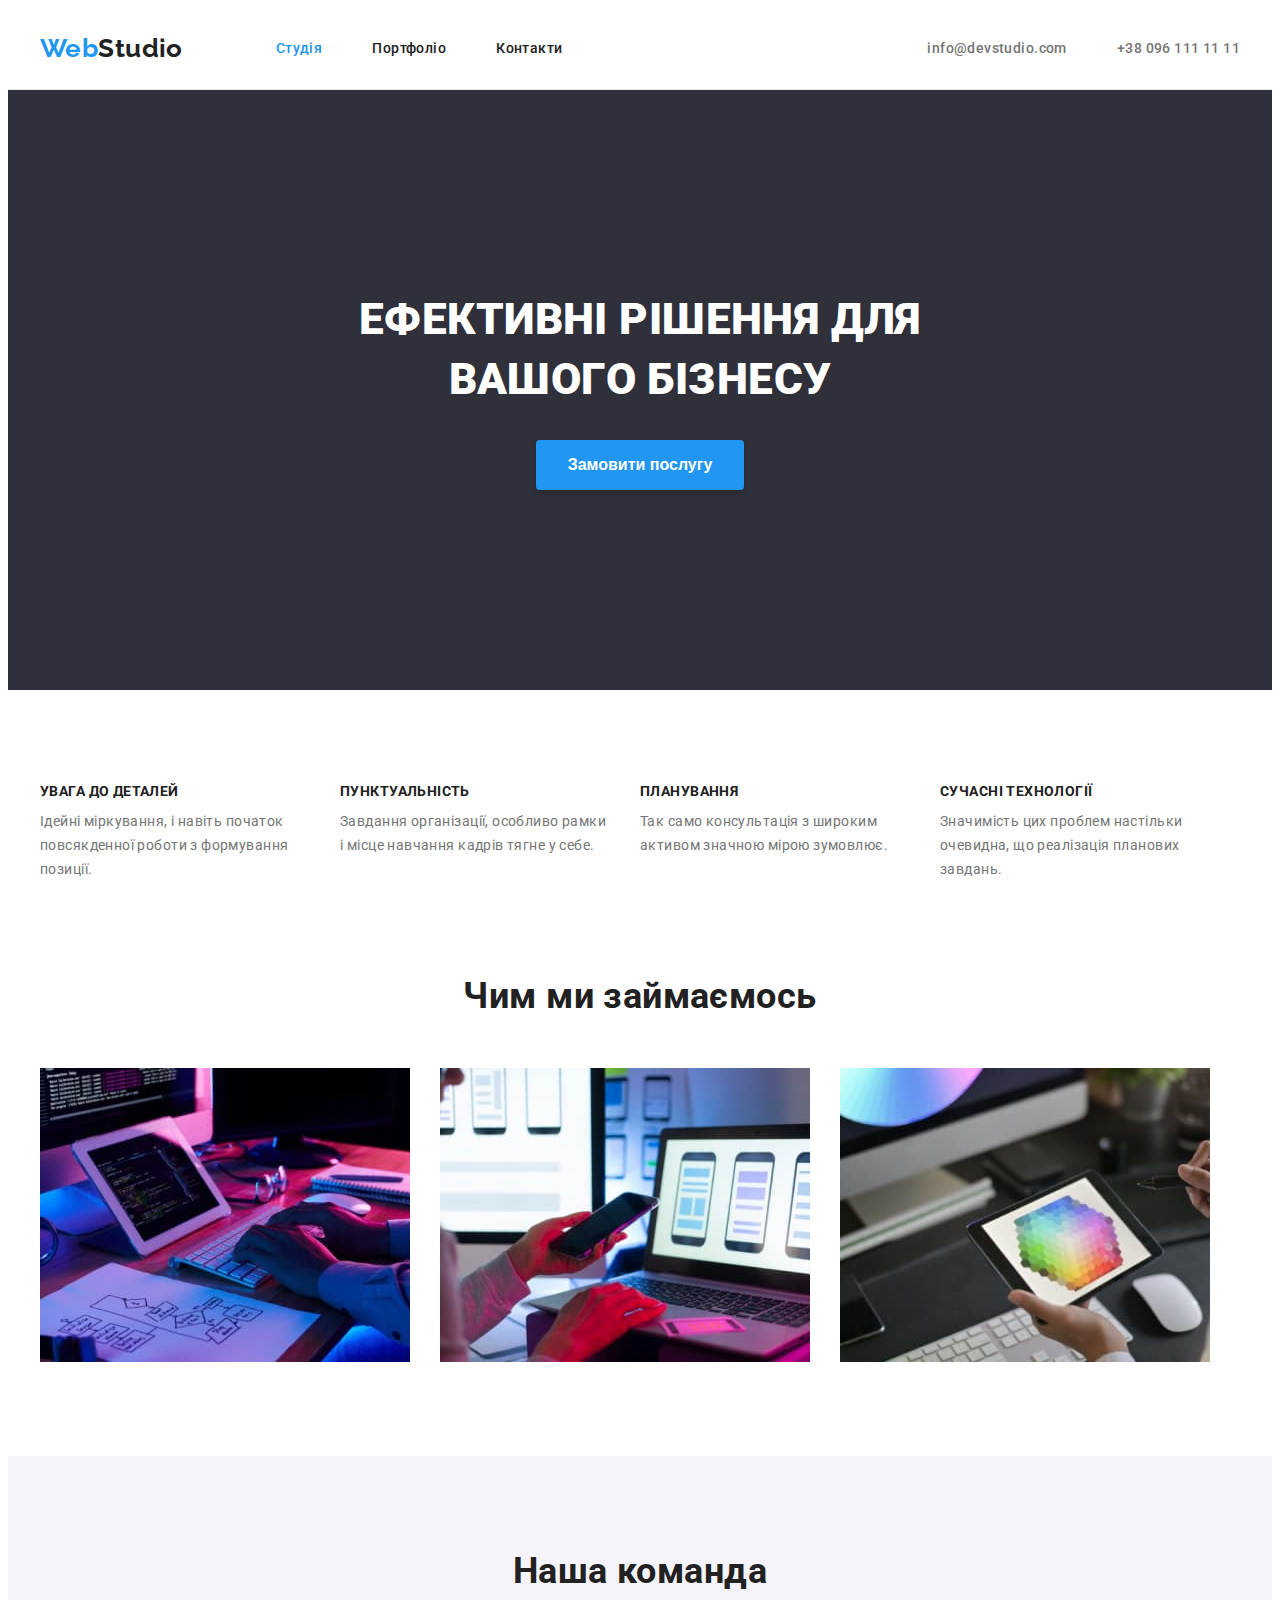
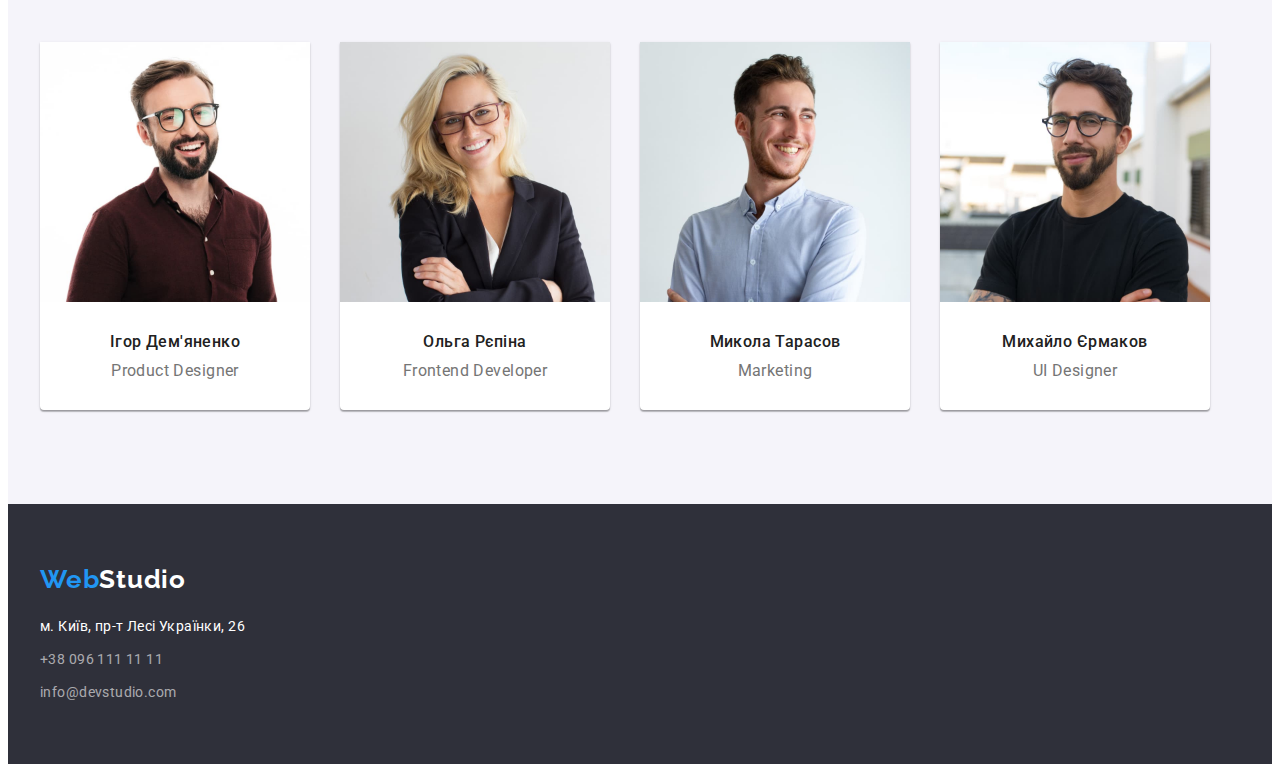
<file: index.html>
<!DOCTYPE html>
<html lang="uk">
  <head>
    <meta charset="UTF-8" />
    <meta http-equiv="X-UA-Compatible" content="IE=edge" />
    <meta name="viewport" content="width=device-width, initial-scale=1.0" />
    <title>Студія</title>
    <link rel="preconnect" href="https://fonts.googleapis.com" />
    <link rel="preconnect" href="https://fonts.gstatic.com" crossorigin />
    <link
      href="https://fonts.googleapis.com/css2?family=Raleway:wght@700&family=Roboto:wght@400;500;700;900&display=swap"
      rel="stylesheet"
    />
    <link
      rel="stylesheet"
      href="https://cdnjs.cloudflare.com/ajax/libs/modern-normalize/1.1.0/modern-normalize.min.css"
      integrity="sha512-wpPYUAdjBVSE4KJnH1VR1HeZfpl1ub8YT/NKx4PuQ5NmX2tKuGu6U/JRp5y+Y8XG2tV+wKQpNHVUX03MfMFn9Q=="
      crossorigin="anonymous"
      referrerpolicy="no-referrer"
    />
    <link rel="stylesheet" href="./css/styles.css" />
  </head>
  <body>
    <!-- Навігація -->

    <header class="header">
      <div class="container">
        <nav>
          <a href="./index.html" lang="en">
            <span class="logo-web">Web</span
            ><span class="logo-studio">Studio</span>
          </a>
          <ul class="header-list-nav">
            <li class="nav-list-item">
              <a href="./index.html" class="nav-list list-activ">Студія</a>
            </li>
            <li class="nav-list-item">
              <a href="./portfolio.html" class="nav-list">Портфоліо</a>
            </li>
            <li class="nav-list-item">
              <a href="#" class="nav-list">Контакти</a>
            </li>
          </ul>
        </nav>
        <ul class="header-list-contact">
          <li>
            <a href="mailto:info@devstudio.com" class="email"
              >info@devstudio.com</a
            >
          </li>
          <li>
            <a href="tel:+380961111111" class="contact-phone-number"
              >+38 096 111 11 11</a
            >
          </li>
        </ul>
      </div>
    </header>

    <!-- Мейн -->

    <main>
      <section class="section-slogan section">
        <div class="container">
          <h1 class="slogan">Ефективні рішення для вашого бізнесу</h1>
          <button type="button" class="studio-button">Замовити послугу</button>
        </div>
      </section>

      <section class="qualities section">
        <div class="container">
          <h2 class="visually-hidden">Про нас</h2>
          <ul class="qualities-list">
            <li class="qualities-item">
              <h3 class="qualities-titles">УВАГА ДО ДЕТАЛЕЙ</h3>
              <p class="qualities-text">
                Ідейні міркування, і навіть початок повсякденної роботи з
                формування позиції.
              </p>
            </li>
            <li class="qualities-item">
              <h3 class="qualities-titles">ПУНКТУАЛЬНІСТЬ</h3>
              <p class="qualities-text">
                Завдання організації, особливо рамки і місце навчання кадрів
                тягне у себе.
              </p>
            </li>
            <li class="qualities-item">
              <h3 class="qualities-titles">ПЛАНУВАННЯ</h3>
              <p class="qualities-text">
                Так само консультація з широким активом значною мірою зумовлює.
              </p>
            </li>
            <li class="qualities-item">
              <h3 class="qualities-titles">СУЧАСНІ ТЕХНОЛОГІЇ</h3>
              <p class="qualities-text">
                Значимість цих проблем настільки очевидна, що реалізація
                планових завдань.
              </p>
            </li>
          </ul>
        </div>
      </section>

      <section class="work section">
        <div class="container">
          <h2 class="section-title">Чим ми займаємось</h2>
          <ul class="work-list">
            <li class="work-item">
              <img
                src="./images/work-imges/work1.jpg"
                alt="Людина працює за комп'ютером"
                width="370"
                height="294"
              />
            </li>
            <li class="work-item">
              <img
                src="./images/work-imges/work2.jpg"
                alt="Людина працює за ноутбуком"
                width="370"
                height="294"
              />
            </li>
            <li class="work-item">
              <img
                src="./images/work-imges/work3.jpg"
                alt="Людина працює за планшетом"
                width="370"
                height="294"
              />
            </li>
          </ul>
        </div>
      </section>

      <section class="command section">
        <div class="container">
          <h2 class="section-title">Наша команда</h2>
          <ul class="command-member">
            <li class="member">
              <img
                src="./images/our-team/team1.jpg"
                alt="Усміхнений хлопець в окулярах"
                width="270"
                height="260"
              />
              <h3 class="command-name">Ігор Дем'яненко</h3>
              <p lang="en" class="command-position">Product Designer</p>
            </li>
            <li class="member">
              <img
                src="./images/our-team/team2.jpg"
                alt="Усміхнена дівчина в окулярах"
                width="270"
                height="260"
              />
              <h3 class="command-name">Ольга Рєпіна</h3>
              <p lang="en" class="command-position">Frontend Developer</p>
            </li>
            <li class="member">
              <img
                src="./images/our-team/team3.jpg"
                alt="Усміхнений хлопець"
                width="270"
                height="260"
              />
              <h3 class="command-name">Микола Тарасов</h3>
              <p lang="en" class="command-position">Marketing</p>
            </li>
            <li class="member">
              <img
                src="./images/our-team/team4.jpg"
                alt="Усміхнений хлопець в окулярах"
                width="270"
                height="260"
              />
              <h3 class="command-name">Михайло Єрмаков</h3>
              <p lang="en" class="command-position">UI Designer</p>
            </li>
          </ul>
        </div>
      </section>
    </main>

    <!-- Підвал -->

    <footer class="footer">
      <div class="container">
        <a href="./index.html" lang="en">
          <span class="logo-web-futer">Web</span
          ><span class="logo-studio-futer">Studio</span>
        </a>
        <address class="address">
          <ul>
            <li>
              <a
                href="https://goo.gl/maps/JuEFJh2b2sqcsXj18"
                target="_blank"
                rel="noopener noreferrer"
                class="map"
                >м. Київ, пр-т Лесі Українки, 26</a
              >
            </li>
            <li>
              <a href="tel:+380961111111" class="contact-phone-number-futer"
                >+38 096 111 11 11</a
              >
            </li>
            <li>
              <a href="mailto:info@devstudio.com" class="email-futer"
                >info@devstudio.com</a
              >
            </li>
          </ul>
        </address>
      </div>
    </footer>
  </body>
</html>
</file>
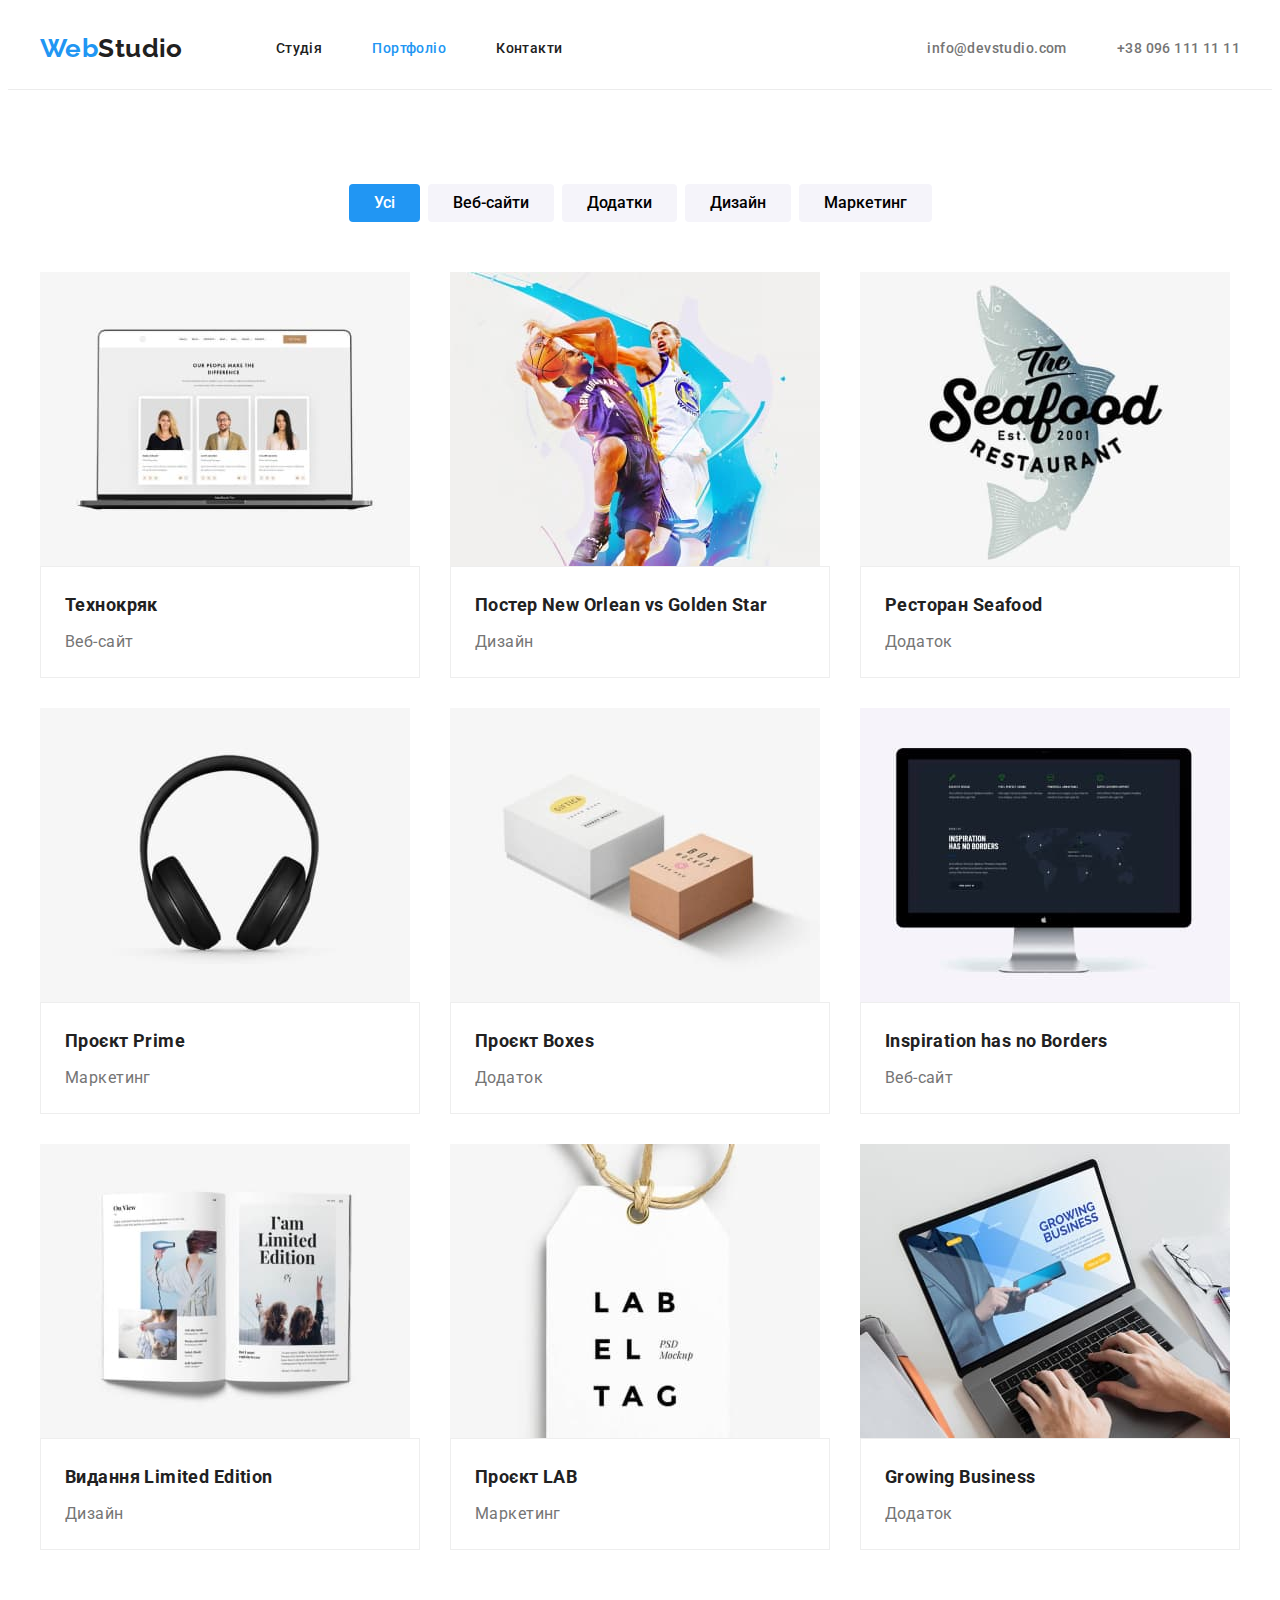
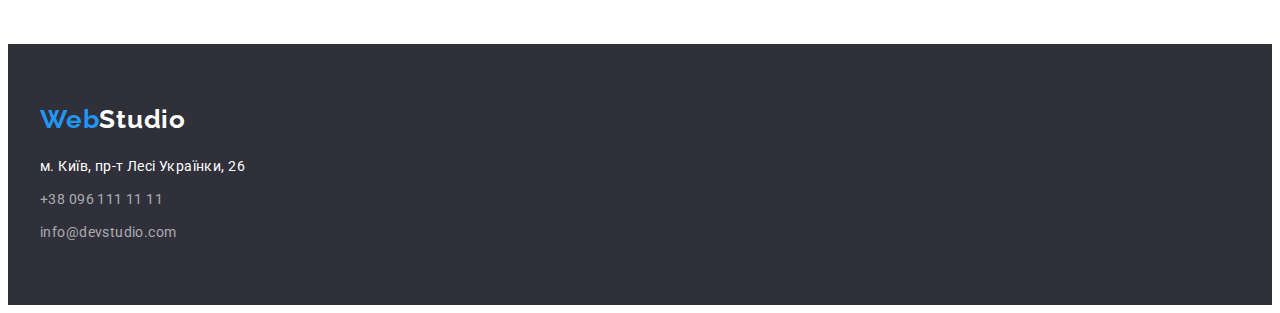
<file: portfolio.html>
<!DOCTYPE html>
<html lang="uk">
  <head>
    <meta charset="UTF-8" />
    <meta http-equiv="X-UA-Compatible" content="IE=edge" />
    <meta name="viewport" content="width=device-width, initial-scale=1.0" />
    <title>Портфоліо</title>
    <link rel="preconnect" href="https://fonts.googleapis.com" />
    <link rel="preconnect" href="https://fonts.gstatic.com" crossorigin />
    <link
      href="https://fonts.googleapis.com/css2?family=Raleway:wght@700&family=Roboto:wght@400;500;700;900&display=swap"
      rel="stylesheet"
    />
    <link
      rel="stylesheet"
      href="https://cdnjs.cloudflare.com/ajax/libs/modern-normalize/1.1.0/modern-normalize.min.css"
      integrity="sha512-wpPYUAdjBVSE4KJnH1VR1HeZfpl1ub8YT/NKx4PuQ5NmX2tKuGu6U/JRp5y+Y8XG2tV+wKQpNHVUX03MfMFn9Q=="
      crossorigin="anonymous"
      referrerpolicy="no-referrer"
    />
    <link rel="stylesheet" href="./css/styles.css" />
  </head>
  <body>
    <!-- Навігація -->
    <header class="header">
      <div class="container">
        <nav>
          <a href="./index.html" lang="en">
            <span class="logo-web">Web</span
            ><span class="logo-studio">Studio</span>
          </a>
          <ul class="header-list-nav">
            <li class="nav-list-item">
              <a href="./index.html" class="nav-list">Студія</a>
            </li>
            <li class="nav-list-item">
              <a href="./portfolio.html" class="nav-list list-activ"
                >Портфоліо</a
              >
            </li>
            <li class="nav-list-item">
              <a href="#" class="nav-list">Контакти</a>
            </li>
          </ul>
        </nav>
        <ul class="header-list-contact">
          <li>
            <a href="mailto:info@devstudio.com" class="email"
              >info@devstudio.com</a
            >
          </li>
          <li>
            <a href="tel:+380961111111" class="contact-phone-number"
              >+38 096 111 11 11</a
            >
          </li>
        </ul>
      </div>
    </header>
    <!-- Мейн -->
    <main>
      <section class="section">
        <div class="container">
          <h1 lang="en" class="visually-hidden">>Portfolio</h1>
          <ul class="button-list">
            <li class="button-item">
              <button
                type="button"
                class="portfolio-button portfolio-button-all"
              >
                Усі
              </button>
            </li>
            <li class="button-item">
              <button type="button" class="portfolio-button">Веб-сайти</button>
            </li>
            <li class="button-item">
              <button type="button" class="portfolio-button">Додатки</button>
            </li>
            <li class="button-item">
              <button type="button" class="portfolio-button">Дизайн</button>
            </li>
            <li class="button-item">
              <button type="button" class="portfolio-button">Маркетинг</button>
            </li>
          </ul>
          <ul class="project-list">
            <li class="project-item">
              <a href="#">
                <img
                  src="./images/cards-portfolio/card1.jpg"
                  alt="Ноутбук"
                  width="370"
                  height="294"
                />
                <div class="project-name-text">
                  <h2 class="project-name">Технокряк</h2>
                  <p class="project-text">Веб-сайт</p>
                </div>
              </a>
            </li>
            <li class="project-item">
              <a href="#">
                <img
                  src="./images/cards-portfolio/card2.jpg"
                  alt="Два баскетболіста"
                  width="370"
                  height="294"
                />
                <div class="project-name-text">
                  <h2 class="project-name">
                    Постер <span lang="en">New Orlean vs Golden Star</span>
                  </h2>
                  <p class="project-text">Дизайн</p>
                </div>
              </a>
            </li>
            <li class="project-item">
              <a href="#">
                <img
                  src="./images/cards-portfolio/card3.jpg"
                  alt="Риба"
                  width="370"
                  height="294"
                />
                <div class="project-name-text">
                  <h2 class="project-name">
                    Ресторан <span lang="en">Seafood</span>
                  </h2>
                  <p class="project-text">Додаток</p>
                </div>
              </a>
            </li>
            <li class="project-item">
              <a href="#">
                <img
                  src="./images/cards-portfolio/card4.jpg"
                  alt="Навушники"
                  width="370"
                  height="294"
                />
                <div class="project-name-text">
                  <h2 class="project-name">
                    Проєкт <span lang="en">Prime</span>
                  </h2>
                  <p class="project-text">Маркетинг</p>
                </div>
              </a>
            </li>
            <li class="project-item">
              <a href="#">
                <img
                  src="./images/cards-portfolio/card5.jpg"
                  alt="Дві коробки"
                  width="370"
                  height="294"
                />
                <div class="project-name-text">
                  <h2 class="project-name">
                    Проєкт <span lang="en">Boxes</span>
                  </h2>
                  <p class="project-text">Додаток</p>
                </div>
              </a>
            </li>
            <li class="project-item">
              <a href="#">
                <img
                  src="./images/cards-portfolio/card6.jpg"
                  alt="Монітор"
                  width="370"
                  height="294"
                />
                <div class="project-name-text">
                  <h2 class="project-name" lang="en">
                    Inspiration has no Borders
                  </h2>
                  <p class="project-text">Веб-сайт</p>
                </div>
              </a>
            </li>
            <li class="project-item">
              <a href="#">
                <img
                  src="./images/cards-portfolio/card7.jpg"
                  alt="Книга"
                  width="370"
                  height="294"
                />
                <div class="project-name-text">
                  <h2 class="project-name">
                    Видання <span lang="en">Limited Edition</span>
                  </h2>
                  <p class="project-text">Дизайн</p>
                </div>
              </a>
            </li>
            <li class="project-item">
              <a href="#">
                <img
                  src="./images/cards-portfolio/card8.jpg"
                  alt="Бірка"
                  width="370"
                  height="294"
                />
                <div class="project-name-text">
                  <h2 class="project-name">
                    Проєкт <span lang="en">LAB</span>
                  </h2>
                  <p class="project-text">Маркетинг</p>
                </div>
              </a>
            </li>

            <li class="project-item">
              <a href="#">
                <img
                  src="./images/cards-portfolio/card9.jpg"
                  alt="Ноутбук"
                  width="370"
                  height="294"
                />
                <div class="project-name-text">
                  <h2 class="project-name" lang="en">Growing Business</h2>
                  <p class="project-text">Додаток</p>
                </div>
              </a>
            </li>
          </ul>
        </div>
      </section>
    </main>

    <!-- Підвал -->
    <footer class="footer">
      <div class="container">
        <a href="./index.html" lang="en">
          <span class="logo-web-futer">Web</span
          ><span class="logo-studio-futer">Studio</span>
        </a>
        <address class="address">
          <ul>
            <li>
              <a
                href="https://goo.gl/maps/JuEFJh2b2sqcsXj18"
                target="_blank"
                rel="noopener noreferrer"
                class="map"
                >м. Київ, пр-т Лесі Українки, 26</a
              >
            </li>
            <li>
              <a href="tel:+380961111111" class="contact-phone-number-futer"
                >+38 096 111 11 11</a
              >
            </li>
            <li>
              <a href="mailto:info@devstudio.com" class="email-futer"
                >info@devstudio.com</a
              >
            </li>
          </ul>
        </address>
      </div>
    </footer>
  </body>
</html>
</file>
<file: css/styles.css>
:root {
  --logo-button-contact-color: #2196f3;
  --p-color-index: #757575;
  --text-color: #212121;
  --text-color-button-hover: #ffffff;
  --background-color-button: #f5f4fa;
  --section-slogan-color: #2f303a;
  --fon: #f5f5f5;
  --color-futer: rgba(255, 255, 255, 0.6);
}

body {
  font-size: 14px;
  font-family: "Roboto", sans-serif;
  letter-spacing: 0.03em;
  color: var(--text-color);
  background-color: var(--text-color-button-hover);
}

h1,
h2,
h3,
h4,
p {
  margin: 0;
  padding: 0;
}

ul,
ol {
  margin: 0;
  padding-left: 0;
}

img {
  display: block;
  max-width: 100%;
  height: auto;
}

.container {
  width: 1200px;
  padding-left: 15px;
  padding-right: 15px;
  margin: 0 auto;
}

a {
  text-decoration: none;
}
.section {
  padding-top: 94px;
  padding-bottom: 94px;
}
/* Хедер */
.header {
  border-bottom: 1px solid #ececec;
}
header .container {
  display: flex;
  align-items: center;
}
nav {
  display: flex;
  align-items: center;
}
.logo-web {
  font-family: "Raleway", sans-serif;
  font-weight: 700;
  font-size: 26px;
  line-height: 1.19;
  color: var(--logo-button-contact-color);
}
.logo-studio {
  font-family: "Raleway", sans-serif;
  font-weight: 700;
  font-size: 26px;
  line-height: 1.19;
  color: var(--text-color);
}
.header-list-nav {
  display: flex;
  margin-left: 93px;
  padding-top: 32px;
  padding-bottom: 32px;
}
.header-list-nav .nav-list-item + .nav-list-item {
  margin-left: 50px;
}
.header-list-contact {
  display: flex;
  margin-left: auto;
}

.header-list-contact li + li {
  margin-left: 50px;
}
.nav-list,
.email,
.contact-phone-number {
  font-family: "Roboto", sans-serif;
  font-weight: 500;
  line-height: 1.14;
}
.email,
.contact-phone-number {
  color: var(--p-color-index);
}
.nav-list {
  color: var(--text-color);
}
.visually-hidden {
  position: absolute;
  white-space: nowrap;
  width: 1px;
  height: 1px;
  overflow: hidden;
  border: 0;
  padding: 0;
  clip: rect(0 0 0 0);
  clip-path: inset(50%);
  margin: -1px;
}
ul {
  list-style-type: none;
}
/* Головна сторінка*/

/* Секція №1 */

.section-slogan {
  background-color: var(--section-slogan-color);
  text-align: center;
  padding-top: 200px;
  padding-bottom: 200px;
}

.slogan {
  font-weight: 900;
  font-size: 44px;
  line-height: 1.36;
  text-transform: uppercase;
  color: var(--text-color-button-hover);
  margin-left: auto;
  margin-right: auto;
  width: 696px;
}

.studio-button {
  font-weight: 700;
  font-size: 16px;
  line-height: 1.88;
  text-align: center;
  box-shadow: 0px 4px 4px rgba(0, 0, 0, 0.15);
  border-radius: 4px;
  background-color: var(--logo-button-contact-color);
  cursor: pointer;
  color: var(--text-color-button-hover);
  margin-top: 30px;
  padding: 10px 32px;
  border: none;
}

/* Секція №2 */

.qualities-list {
  display: flex;
  gap: 30px;
}

.qualities-item {
  width: 270px;
}

.qualities-titles {
  font-size: 14px;
  line-height: 1.14;
  text-transform: uppercase;
  margin-bottom: 10px;
}

.qualities-text {
  line-height: 1.71;
  color: var(--p-color-index);
}

/* Секція №3 */

.work {
  padding-top: 0px;
}

.work-list {
  display: flex;
  gap: 30px;
}

.section-title {
  font-size: 36px;
  line-height: 1.17;
  text-align: center;
  margin-bottom: 50px;
}

/* Секція №4 */

.command {
  background-color: var(--background-color-button);
}

.command-member {
  display: flex;
  gap: 30px;
}

.member {
  background-color: var(--text-color-button-hover);
  text-align: center;
  box-shadow: 0px 1px 3px rgba(0, 0, 0, 0.12), 0px 1px 1px rgba(0, 0, 0, 0.14),
    0px 2px 1px rgba(0, 0, 0, 0.2);
  border-radius: 0px 0px 4px 4px;
  padding-bottom: 30px;
}

.command-name {
  font-weight: 500;
  font-size: 16px;
  line-height: 1.19;
  margin-top: 30px;
  margin-bottom: 10px;
}

.command-position {
  font-size: 16px;
  line-height: 1.19;
  color: var(--p-color-index);
}

/* Портфоліо */

/* Кнопки портфоліо*/

.button-list {
  display: flex;
  justify-content: center;
  margin-bottom: 50px;
}

.button-list .button-item + .button-item {
  margin-left: 8px;
}

.portfolio-button {
  font-family: inherit;
  font-weight: 500;
  font-size: 16px;
  line-height: 1.63;
  text-align: center;
  cursor: pointer;
  border-radius: 4px;
  background-color: var(--background-color-button);
  padding: 6px 25px;
  border: none;
}

.project-list {
  display: flex;
  flex-wrap: wrap;
  gap: 30px;
}

/* Активна кнопка порфоліо */

.portfolio-button-all {
  background-color: var(--logo-button-contact-color);
  color: var(--text-color-button-hover);
}

/* Проекти портфоліо*/

.project-item {
  background-color: var(--text-color-button-hover);
  width: calc((100% - 60px) / 3);
}

.project-name-text {
  padding: 20px 24px;
  border: 1px solid #eeeeee;
}

.project-name {
  font-size: 18px;
  line-height: 2;
  color: var(--text-color);
}

.project-text {
  font-size: 16px;
  line-height: 1.88;
  color: var(--p-color-index);
  margin-top: 4px;
}

/* Футер */

.footer {
  background-color: var(--section-slogan-color);
  padding-top: 60px;
  padding-bottom: 60px;
}

.address {
  font-style: normal;
  margin-top: 20px;
}

/* Логотип футера*/

.logo-web-futer,
.logo-studio-futer {
  display: inline-block;
  font-family: "Raleway", sans-serif;
  font-style: normal;
  font-weight: 700;
  font-size: 26px;
  line-height: 1.19;
  letter-spacing: 0.03em;
}

.logo-studio-futer {
  color: var(--text-color-button-hover);
}

.logo-web-futer {
  color: var(--logo-button-contact-color);
}

/* Контакти */

.address li + li {
  margin-top: 9px;
}

.map,
.contact-phone-number-futer,
.email-futer {
  line-height: 1.71;
  color: var(--color-futer);
}

.map {
  color: var(--text-color-button-hover);
}

/* Фокус в хедері, футері, кнопках */

.contact-phone-number:hover,
.contact-phone-number:focus,
.email:hover,
.email:focus,
.nav-list:hover,
.nav-list:focus,
.contact-phone-number-futer:hover,
.email-futer:hover,
.contact-phone-number-futer:focus,
.email-futer:focus {
  color: var(--logo-button-contact-color);
}

.portfolio-button:hover,
.portfolio-button:focus {
  background-color: var(--logo-button-contact-color);
  color: var(--text-color-button-hover);
}

/* Активна сторінка навігації */

.list-activ {
  color: var(--logo-button-contact-color);
}
</file>
